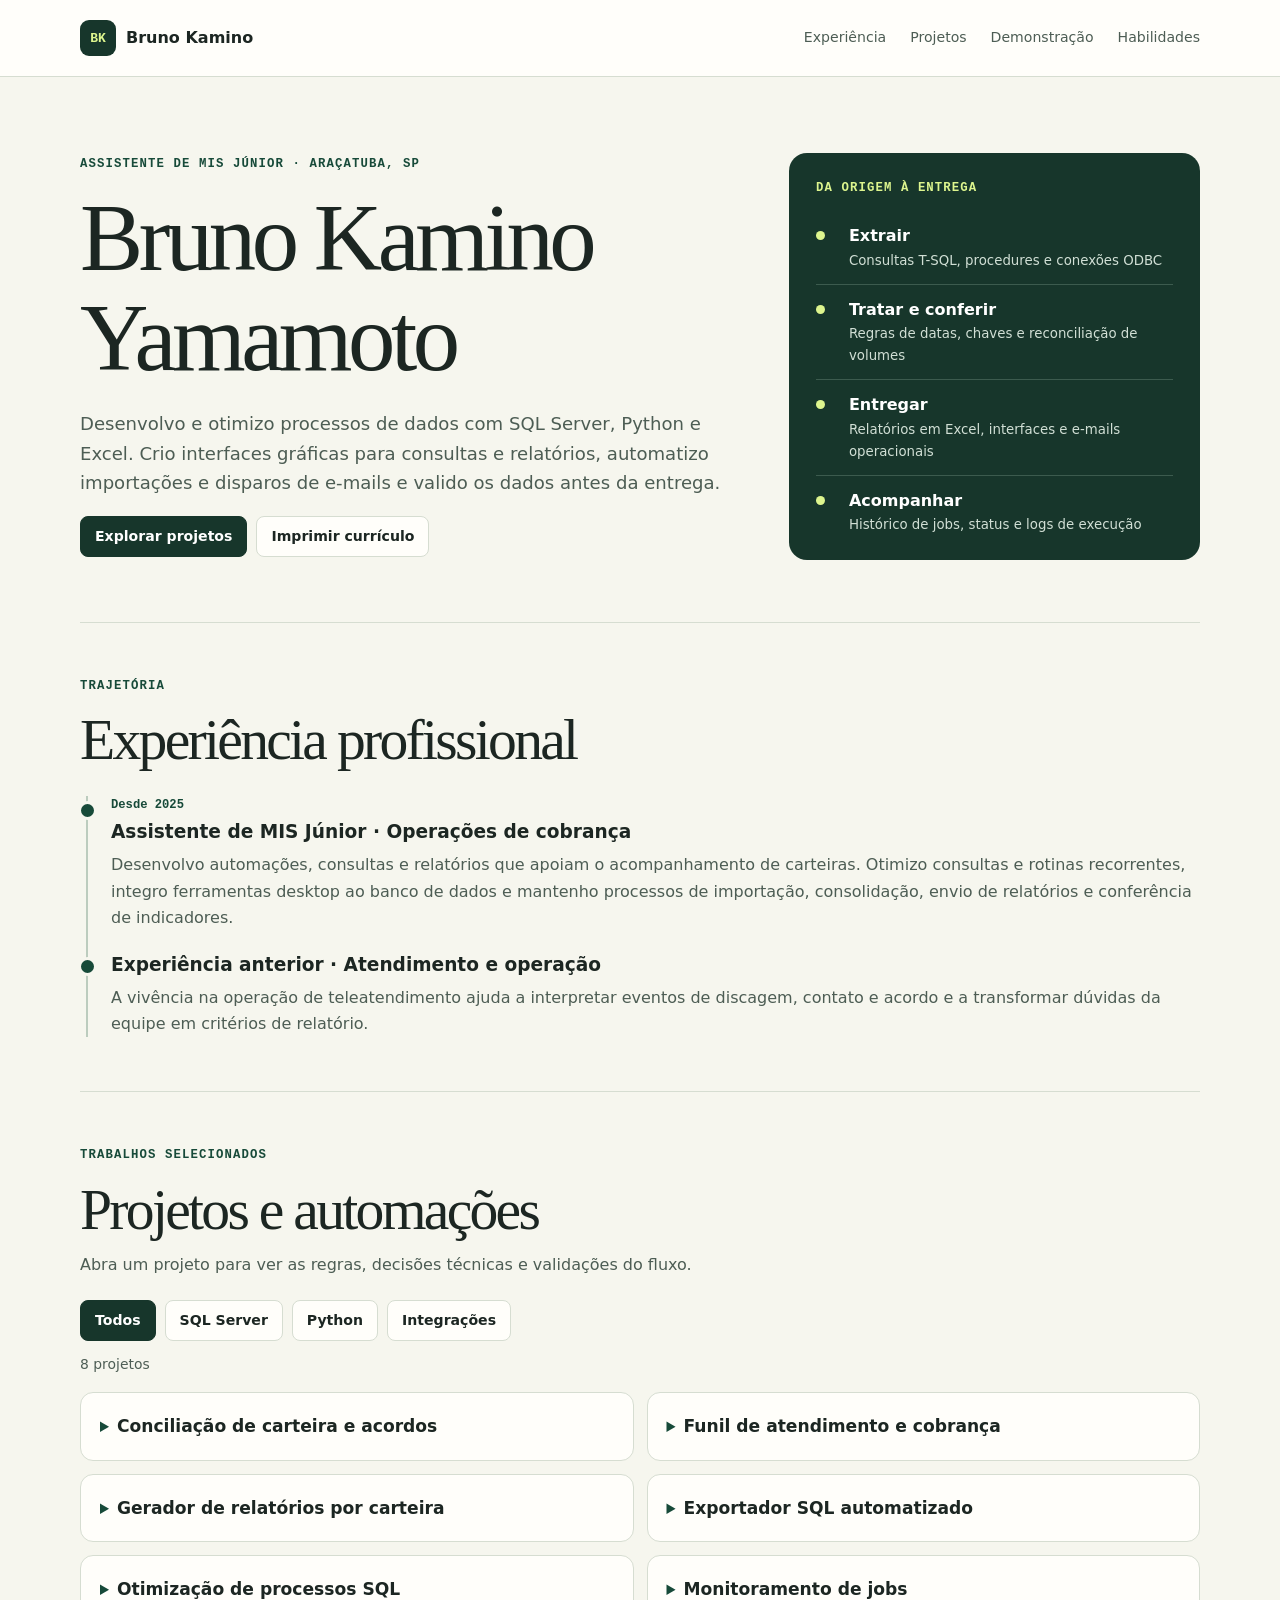
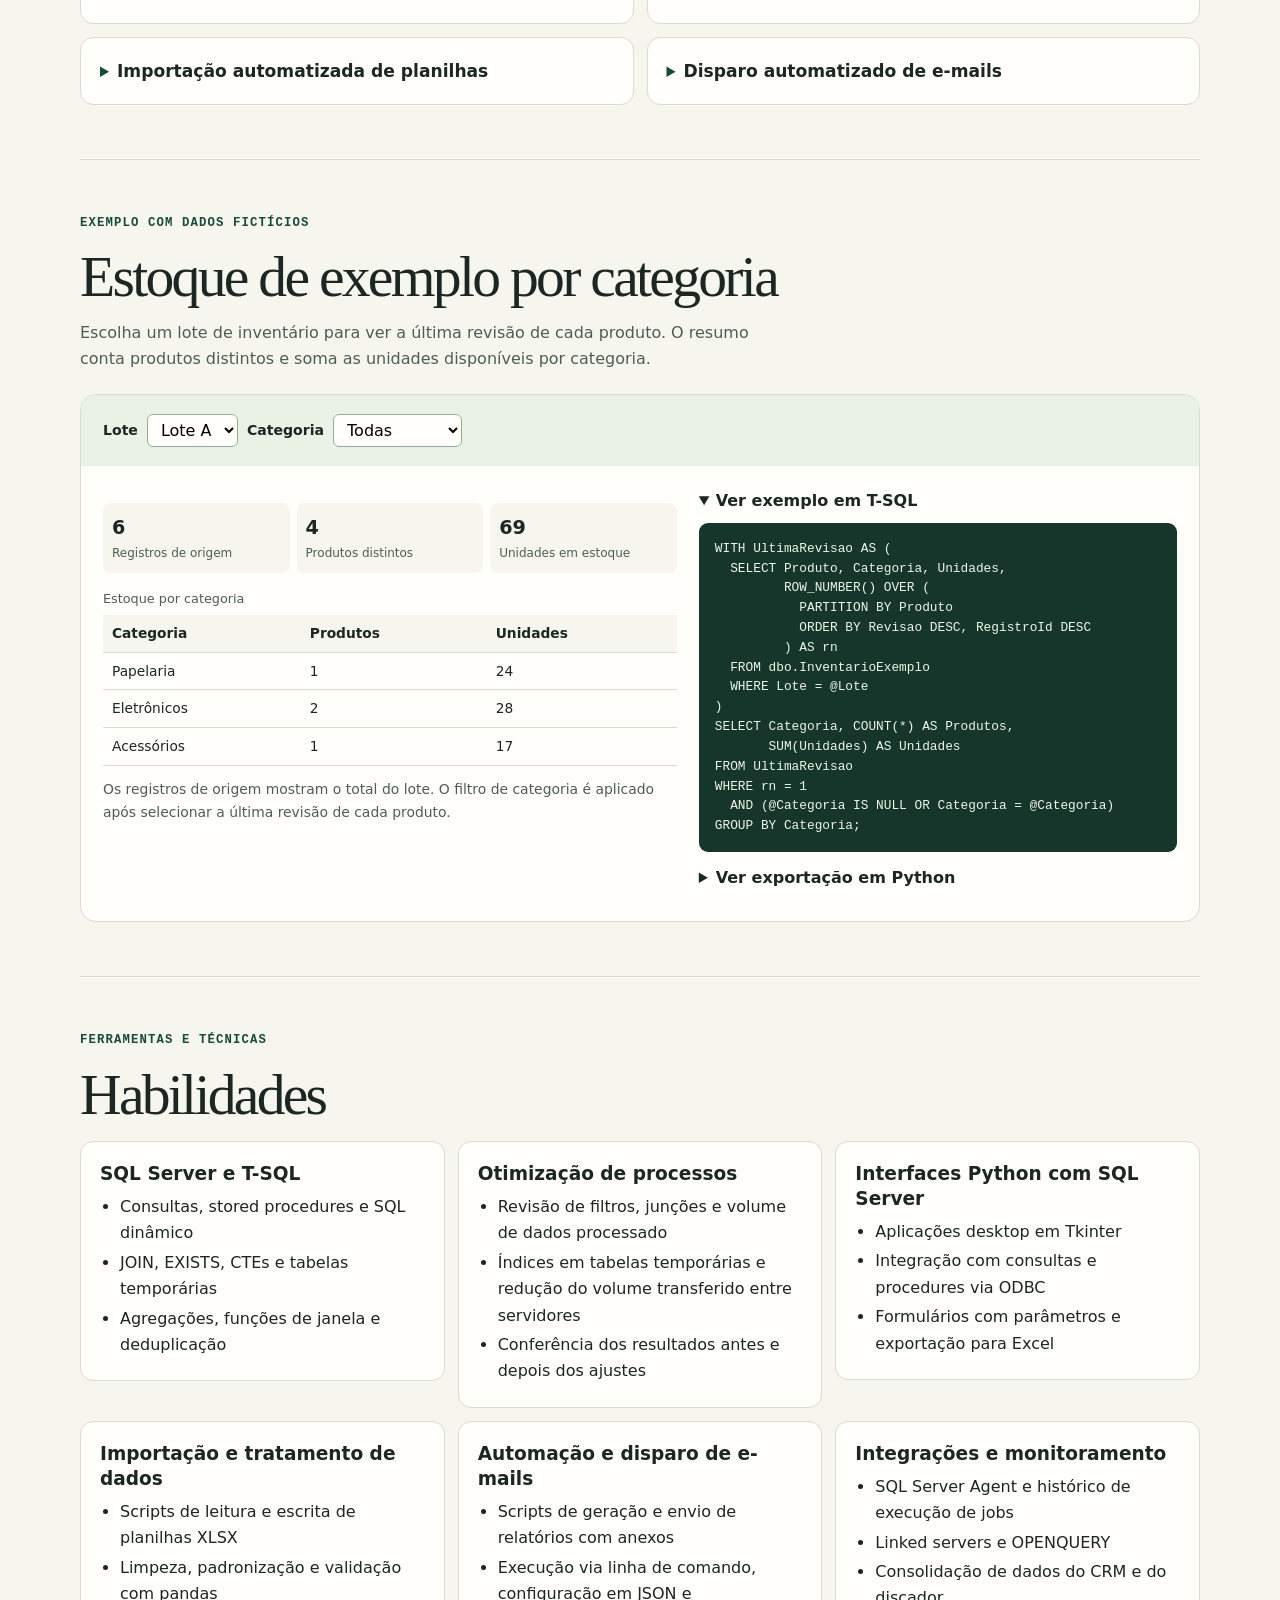
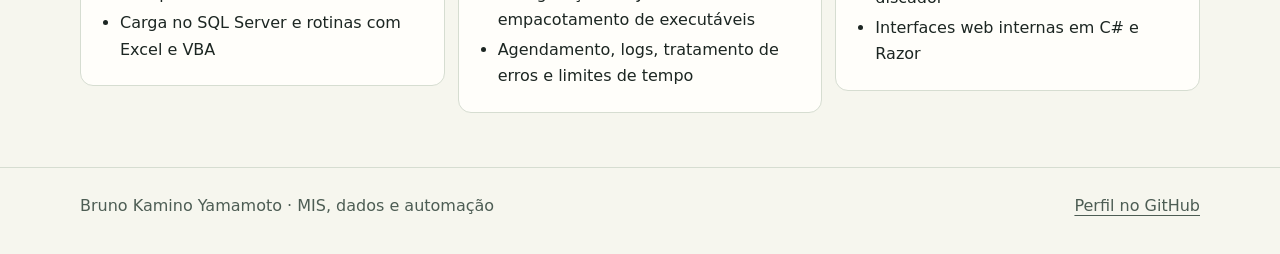
<file: index.html>
<!doctype html>
<html lang="pt-BR">
<head>
<meta charset="utf-8">
<meta name="viewport" content="width=device-width, initial-scale=1">
<meta name="description" content="Currículo e portfólio de Bruno Kamino Yamamoto, Assistente de MIS Júnior com foco em SQL Server, Python e automação de dados.">
<title>Bruno Kamino Yamamoto | MIS &amp; Dados</title>
<style>
:root{color-scheme:light;--ink:#1c2622;--muted:#4d5d54;--paper:#f6f6ee;--white:#fffefa;--line:#d6ddd1;--green:#174a39;--lime:#ddf58e;--dark:#17362b;--mono:ui-monospace,SFMono-Regular,Consolas,monospace}
*{box-sizing:border-box}
html{scroll-behavior:smooth}
body{margin:0;background:var(--paper);color:var(--ink);font:16px/1.65 system-ui,sans-serif}
a{color:inherit;text-underline-offset:4px}
button{font:inherit;cursor:pointer}
:focus-visible{outline:3px solid #b05a28;outline-offset:4px}
.wrap{width:min(1120px,calc(100% - 48px));margin-inline:auto}
header{background:var(--white);border-bottom:1px solid var(--line)}
.top{min-height:76px;display:flex;align-items:center;justify-content:space-between;gap:20px}
.brand{text-decoration:none;font-weight:750;display:flex;align-items:center;gap:10px}
.mark{display:grid;place-items:center;background:var(--dark);color:var(--lime);width:36px;height:36px;border-radius:9px;font:700 13px var(--mono)}
nav{display:flex;gap:24px;flex-wrap:wrap;font-size:.88rem}
nav a{text-decoration:none;color:var(--muted)}
nav a:hover{text-decoration:underline}
.hero{padding-block:76px 62px;display:grid;grid-template-columns:1.35fr .85fr;align-items:center;gap:56px}
.eyebrow{font:700 .77rem/1.5 var(--mono);letter-spacing:.09em;text-transform:uppercase;color:var(--green);margin:0 0 14px}
h1,h2,h3,p{margin-top:0}
h1,h2{font-family:Georgia,serif;font-weight:500;line-height:1.06;letter-spacing:-.047em}
h1{font-size:clamp(3.25rem,7.4vw,6.15rem);margin-bottom:20px}
h2{font-size:clamp(2.25rem,4.5vw,3.75rem);margin-bottom:12px}
h3{font-size:1.16rem;line-height:1.35;margin-bottom:8px}
.lead{font-size:1.13rem;max-width:56ch;color:var(--muted)}
.actions,.filters,.controls{display:flex;flex-wrap:wrap;gap:9px;align-items:center}
.action,.filter{border:1px solid var(--line);background:var(--white);color:var(--ink);border-radius:8px;padding:8px 14px;text-decoration:none;font-size:.88rem;font-weight:650}
.action.primary,.filter[aria-pressed=true]{background:var(--dark);border-color:var(--dark);color:#fff}
.action:hover,.filter:hover{border-color:var(--green)}
.pipeline{background:var(--dark);color:white;border-radius:18px;padding:26px 27px 24px}
.pipeline .eyebrow{color:var(--lime)}
.pipeline ol{list-style:none;padding:0;margin:0}
.pipeline li{display:grid;grid-template-columns:20px 1fr;gap:13px;position:relative;padding:12px 0;border-bottom:1px solid #3c5b4e}
.pipeline li:last-child{border-bottom:0;padding-bottom:0}
.dot{height:9px;width:9px;margin-top:8px;background:var(--lime);border-radius:50%}
.pipeline strong,.pipeline small{display:block}
.pipeline small{color:#d1dfd5}
section{padding-block:54px;border-top:1px solid var(--line);scroll-margin:16px}
.section-intro{color:var(--muted);max-width:70ch;margin-bottom:22px}
.timeline{border-left:2px solid #bcccbe;margin:26px 0 0 6px;padding-left:23px;display:grid;gap:20px}
.timeline article{position:relative}
.timeline article::before{content:"";position:absolute;background:var(--green);border:3px solid var(--paper);border-radius:50%;width:13px;height:13px;left:-33px;top:5px}
.timeline p{margin-bottom:0;color:var(--muted)}
.timeline .date{font:700 .76rem/1.55 var(--mono);color:var(--green);display:block;margin-bottom:4px}
.grid{display:grid;grid-template-columns:repeat(2,minmax(0,1fr));gap:13px;margin-top:16px;align-items:start}
.card{background:var(--white);border:1px solid var(--line);border-radius:13px;padding:19px}
.card summary{cursor:pointer}
.card summary::marker{color:var(--green)}
.card summary strong{font-size:1.07rem}
.card p{color:var(--muted);margin:9px 0}
.card ul{padding-left:20px;margin:8px 0 0}
.tags{display:flex;gap:6px;flex-wrap:wrap;margin-top:12px}
.tag{background:#e9efe5;color:#254737;border-radius:5px;padding:2px 7px;font:650 .77rem/1.65 var(--mono)}
.demo{border:1px solid var(--line);border-radius:16px;background:var(--white);overflow:hidden}
.demo-head{padding:19px 22px;background:#eaf1e5}
.demo-body{display:grid;grid-template-columns:1.2fr 1fr;gap:22px;padding:22px}
label{font-size:.88rem;font-weight:650}
select{max-width:100%;font:inherit;background:var(--white);border:1px solid #9aab9c;border-radius:6px;padding:5px 9px}
.metrics{display:grid;grid-template-columns:repeat(3,minmax(0,1fr));gap:7px;margin:15px 0}
.metric{background:var(--paper);padding:9px;border-radius:8px;min-width:0}
.metric strong,.metric span{display:block}
.metric strong{font-size:clamp(.92rem,2.2vw,1.2rem);overflow-wrap:anywhere}
.metric span{font-size:.75rem;color:var(--muted)}
.table-wrap{overflow:auto}
table{border-collapse:collapse;width:100%;text-align:left;font-size:.86rem;white-space:nowrap}
th,td{padding:7px 9px;border-bottom:1px solid var(--line)}
th{background:var(--paper)}
caption{text-align:left;font-size:.8rem;margin-bottom:6px;color:var(--muted)}
.code{min-width:0}
pre{margin:0;padding:16px;background:var(--dark);color:#edf6e9;border-radius:9px;overflow:auto;font:.8rem/1.55 var(--mono);tab-size:2}
.code + .code{margin-top:13px}
.code summary{cursor:pointer;font-weight:700;margin-bottom:8px}
.note{color:var(--muted);font-size:.87rem;margin:12px 0 0}
.skills{grid-template-columns:repeat(3,minmax(0,1fr))}
.skills li{margin-block:3px}
footer{border-top:1px solid var(--line);padding-block:25px 35px;color:var(--muted)}
footer .wrap{display:flex;justify-content:space-between;gap:12px;flex-wrap:wrap}
[hidden]{display:none!important}
@media(max-width:800px){.hero{gap:24px;padding-block:46px;grid-template-columns:1fr}.demo-body{grid-template-columns:1fr}.skills{grid-template-columns:1fr 1fr}}
@media(max-width:520px){.wrap{width:calc(100% - 30px)}.top{align-items:flex-start;flex-direction:column;gap:10px;padding-block:12px}nav{gap:13px}.hero{padding-block:34px}section{padding-block:36px}.grid,.skills{grid-template-columns:1fr}.demo-head,.demo-body{padding:13px}}
@media(prefers-reduced-motion:reduce){html{scroll-behavior:auto}}
@media print{body,header{background:white;color:black}header,.actions,.filters,#exemplo,footer,.pipeline{display:none}.wrap{width:auto}.hero{display:block;padding:0 0 18px}h1{font-size:34pt}h2{font-size:23pt}section{padding-block:14px}.grid{gap:7px}.card{break-inside:avoid;padding:9px}details[hidden]{display:block!important}details::details-content{content-visibility:visible!important}}
</style>
</head>
<body id="topo">
<header>
  <div class="wrap top">
    <a class="brand" href="#topo"><span class="mark" aria-hidden="true">BK</span> Bruno Kamino</a>
    <nav aria-label="Seções do currículo">
      <a href="#experiencia">Experiência</a><a href="#projetos">Projetos</a><a href="#exemplo">Demonstração</a><a href="#habilidades">Habilidades</a>
    </nav>
  </div>
</header>
<main class="wrap">
  <div class="hero">
    <div>
      <p class="eyebrow">Assistente de MIS Júnior · Araçatuba, SP</p>
      <h1>Bruno Kamino Yamamoto</h1>
      <p class="lead">Desenvolvo e otimizo processos de dados com SQL Server, Python e Excel. Crio interfaces gráficas para consultas e relatórios, automatizo importações e disparos de e-mails e valido os dados antes da entrega.</p>
      <div class="actions">
        <a class="action primary" href="#projetos">Explorar projetos</a>
        <button class="action" type="button" id="print">Imprimir currículo</button>
      </div>
    </div>
    <aside class="pipeline" aria-label="Etapas de trabalho com dados">
      <p class="eyebrow">Da origem à entrega</p>
      <ol>
        <li><span class="dot"></span><div><strong>Extrair</strong><small>Consultas T-SQL, procedures e conexões ODBC</small></div></li>
        <li><span class="dot"></span><div><strong>Tratar e conferir</strong><small>Regras de datas, chaves e reconciliação de volumes</small></div></li>
        <li><span class="dot"></span><div><strong>Entregar</strong><small>Relatórios em Excel, interfaces e e-mails operacionais</small></div></li>
        <li><span class="dot"></span><div><strong>Acompanhar</strong><small>Histórico de jobs, status e logs de execução</small></div></li>
      </ol>
    </aside>
  </div>

  <section id="experiencia">
    <p class="eyebrow">Trajetória</p>
    <h2>Experiência profissional</h2>
    <div class="timeline">
      <article><span class="date">Desde 2025</span><h3>Assistente de MIS Júnior · Operações de cobrança</h3>
        <p>Desenvolvo automações, consultas e relatórios que apoiam o acompanhamento de carteiras. Otimizo consultas e rotinas recorrentes, integro ferramentas desktop ao banco de dados e mantenho processos de importação, consolidação, envio de relatórios e conferência de indicadores.</p>
      </article>
      <article><h3>Experiência anterior · Atendimento e operação</h3>
        <p>A vivência na operação de teleatendimento ajuda a interpretar eventos de discagem, contato e acordo e a transformar dúvidas da equipe em critérios de relatório.</p>
      </article>
    </div>
  </section>

  <section id="projetos">
    <p class="eyebrow">Trabalhos selecionados</p>
    <h2>Projetos e automações</h2>
    <p class="section-intro">Abra um projeto para ver as regras, decisões técnicas e validações do fluxo.</p>
    <div class="filters" role="group" aria-label="Filtrar projetos por tecnologia">
      <button class="filter" type="button" data-filter="todos" aria-pressed="true">Todos</button>
      <button class="filter" type="button" data-filter="sql" aria-pressed="false">SQL Server</button>
      <button class="filter" type="button" data-filter="python" aria-pressed="false">Python</button>
      <button class="filter" type="button" data-filter="integracao" aria-pressed="false">Integrações</button>
    </div>
    <p class="note" id="project-count" role="status">8 projetos</p>
    <div class="grid">
      <details class="card project" data-tech="sql integracao">
        <summary><strong>Conciliação de carteira e acordos</strong></summary>
        <p>Criei consultas para acompanhar estoque, entradas e saídas e cruzar os títulos com pagamentos e renegociações.</p>
        <ul><li>Modelei critérios de processamento de acordo com o tipo de movimentação.</li><li>Conferi divergências entre os registros detalhados e os totais consolidados.</li></ul>
        <div class="tags"><span class="tag">T-SQL</span><span class="tag">EXISTS</span><span class="tag">Validação</span></div>
      </details>
      <details class="card project" data-tech="sql">
        <summary><strong>Funil de atendimento e cobrança</strong></summary>
        <p>Estruturei relatórios de discagens, atendimento, contato com a pessoa certa (CPC) e acordos.</p>
        <ul><li>Padronizei eventos do discador e do CRM para consolidar volumes por período e carteira.</li><li>Revisei regras de contagem e duplicidades para conferir as etapas do funil.</li></ul>
        <div class="tags"><span class="tag">Agregações</span><span class="tag">CRM</span><span class="tag">Indicadores</span></div>
      </details>
      <details class="card project" data-tech="sql python integracao">
        <summary><strong>Gerador de relatórios por carteira</strong></summary>
        <p>Desenvolvi uma ferramenta para parametrizar consultas por datas e carteira e exportar os resultados em Excel.</p>
        <ul><li>Integrei uma interface Tkinter a uma stored procedure via ODBC.</li><li>Trabalhei em uma versão web interna com C# e Razor para o fluxo de geração de relatórios.</li></ul>
        <div class="tags"><span class="tag">Python</span><span class="tag">Tkinter</span><span class="tag">XLSX</span><span class="tag">C# / Razor</span></div>
      </details>
      <details class="card project" data-tech="sql python integracao">
        <summary><strong>Exportador SQL automatizado</strong></summary>
        <p>Desenvolvi um exportador em Python com execução interativa e automática para gerar planilhas a partir do SQL Server.</p>
        <ul><li>Separei a configuração da consulta, detectei drivers ODBC compatíveis e preparei o empacotamento como executável.</li><li>Implementei registro por execução e limite de tempo para rotinas agendadas.</li></ul>
        <div class="tags"><span class="tag">ODBC</span><span class="tag">JSON</span><span class="tag">Logs</span><span class="tag">SQL Server Agent</span></div>
      </details>
      <details class="card project" data-tech="sql">
        <summary><strong>Otimização de processos SQL</strong></summary>
        <p>Revisei consultas e rotinas de processamento histórico para reduzir o volume de dados lido e transferido entre servidores.</p>
        <ul><li>Usei filtros por intervalo, tabelas temporárias, índices temporários e consultas remotas com OPENQUERY.</li><li>Preservei as regras de negócio e a estrutura dos relatórios e comparei as saídas com os resultados de referência.</li></ul>
        <div class="tags"><span class="tag">SQL dinâmico</span><span class="tag">OPENQUERY</span><span class="tag">Tabelas temporárias</span></div>
      </details>
      <details class="card project" data-tech="sql integracao">
        <summary><strong>Monitoramento de jobs</strong></summary>
        <p>Criei uma consulta para acompanhar rotinas agendadas pelo histórico do SQL Server Agent.</p>
        <ul><li>Identifiquei a última execução e diferenciei sucesso, falha e outros estados do job.</li><li>Organizei o retorno por data e horário para simplificar a conferência operacional.</li></ul>
        <div class="tags"><span class="tag">SQL Server Agent</span><span class="tag">Histórico</span><span class="tag">Diagnóstico</span></div>
      </details>
      <details class="card project" data-tech="sql python integracao">
        <summary><strong>Importação automatizada de planilhas</strong></summary>
        <p>Criei scripts em Python para ler arquivos Excel, tratar os dados com pandas e carregar os registros no SQL Server.</p>
        <ul><li>Padronizei colunas, tipos e campos vazios antes da carga.</li><li>Incluí conferências para identificar inconsistências de preenchimento e entradas sem registros para importar.</li></ul>
        <div class="tags"><span class="tag">Python</span><span class="tag">pandas</span><span class="tag">Excel</span><span class="tag">SQL Server</span></div>
      </details>
      <details class="card project" data-tech="python integracao">
        <summary><strong>Disparo automatizado de e-mails</strong></summary>
        <p>Desenvolvi e mantive scripts para automatizar o envio de relatórios operacionais por e-mail.</p>
        <ul><li>Organizei o fluxo de preparação dos arquivos, montagem das mensagens e envio.</li><li>Integrei o disparo às rotinas recorrentes de geração e distribuição de relatórios.</li></ul>
        <div class="tags"><span class="tag">Scripts</span><span class="tag">E-mail</span><span class="tag">Relatórios</span></div>
      </details>
    </div>
  </section>

  <section id="exemplo">
    <p class="eyebrow">Exemplo com dados fictícios</p>
    <h2>Estoque de exemplo por categoria</h2>
    <p class="section-intro">Escolha um lote de inventário para ver a última revisão de cada produto. O resumo conta produtos distintos e soma as unidades disponíveis por categoria.</p>
    <div class="demo">
      <div class="demo-head controls">
        <label for="batch">Lote</label>
        <select id="batch"><option value="A">Lote A</option><option value="B">Lote B</option></select>
        <label for="category">Categoria</label>
        <select id="category"><option value="all">Todas</option><option>Papelaria</option><option>Eletrônicos</option><option>Acessórios</option></select>
      </div>
      <div class="demo-body">
        <div>
          <div class="metrics" aria-live="polite" aria-atomic="true">
            <div class="metric"><strong id="metric-rows">—</strong><span>Registros de origem</span></div>
            <div class="metric"><strong id="metric-products">—</strong><span>Produtos distintos</span></div>
            <div class="metric"><strong id="metric-units">—</strong><span>Unidades em estoque</span></div>
          </div>
          <div class="table-wrap">
            <table><caption>Estoque por categoria</caption><thead><tr><th scope="col">Categoria</th><th scope="col">Produtos</th><th scope="col">Unidades</th></tr></thead><tbody id="report"></tbody></table>
          </div>
          <p class="note">Os registros de origem mostram o total do lote. O filtro de categoria é aplicado após selecionar a última revisão de cada produto.</p>
        </div>
        <div>
        <details class="code" open>
          <summary>Ver exemplo em T-SQL</summary>
<pre><code>WITH UltimaRevisao AS (
  SELECT Produto, Categoria, Unidades,
         ROW_NUMBER() OVER (
           PARTITION BY Produto
           ORDER BY Revisao DESC, RegistroId DESC
         ) AS rn
  FROM dbo.InventarioExemplo
  WHERE Lote = @Lote
)
SELECT Categoria, COUNT(*) AS Produtos,
       SUM(Unidades) AS Unidades
FROM UltimaRevisao
WHERE rn = 1
  AND (@Categoria IS NULL OR Categoria = @Categoria)
GROUP BY Categoria;</code></pre>
        </details>
        <details class="code">
          <summary>Ver exportação em Python</summary>
<pre><code>from pathlib import Path

import pandas as pd

# Resultado fictício da consulta para o Lote A.
resumo = pd.DataFrame({
    "Categoria": ["Papelaria", "Eletrônicos", "Acessórios"],
    "Produtos": [1, 2, 1],
    "Unidades": [24, 28, 17],
})

if resumo["Categoria"].duplicated().any():
    raise ValueError("Categoria duplicada no resumo")

resumo.to_excel(
    Path("inventario_exemplo.xlsx"),
    sheet_name="Resumo", index=False,
)</code></pre>
          <p class="note">Exemplo reproduzível com pandas e openpyxl.</p>
        </details>
        </div>
      </div>
    </div>
  </section>

  <section id="habilidades">
    <p class="eyebrow">Ferramentas e técnicas</p>
    <h2>Habilidades</h2>
    <div class="grid skills">
      <article class="card"><h3>SQL Server e T-SQL</h3><ul><li>Consultas, stored procedures e SQL dinâmico</li><li>JOIN, EXISTS, CTEs e tabelas temporárias</li><li>Agregações, funções de janela e deduplicação</li></ul></article>
      <article class="card"><h3>Otimização de processos</h3><ul><li>Revisão de filtros, junções e volume de dados processado</li><li>Índices em tabelas temporárias e redução do volume transferido entre servidores</li><li>Conferência dos resultados antes e depois dos ajustes</li></ul></article>
      <article class="card"><h3>Interfaces Python com SQL Server</h3><ul><li>Aplicações desktop em Tkinter</li><li>Integração com consultas e procedures via ODBC</li><li>Formulários com parâmetros e exportação para Excel</li></ul></article>
      <article class="card"><h3>Importação e tratamento de dados</h3><ul><li>Scripts de leitura e escrita de planilhas XLSX</li><li>Limpeza, padronização e validação com pandas</li><li>Carga no SQL Server e rotinas com Excel e VBA</li></ul></article>
      <article class="card"><h3>Automação e disparo de e-mails</h3><ul><li>Scripts de geração e envio de relatórios com anexos</li><li>Execução via linha de comando, configuração em JSON e empacotamento de executáveis</li><li>Agendamento, logs, tratamento de erros e limites de tempo</li></ul></article>
      <article class="card"><h3>Integrações e monitoramento</h3><ul><li>SQL Server Agent e histórico de execução de jobs</li><li>Linked servers e OPENQUERY</li><li>Consolidação de dados do CRM e do discador</li><li>Interfaces web internas em C# e Razor</li></ul></article>
    </div>
  </section>
</main>
<footer><div class="wrap"><span>Bruno Kamino Yamamoto · MIS, dados e automação</span><a href="https://github.com/brunokamino">Perfil no GitHub</a></div></footer>
<script>
const filters = document.querySelectorAll('[data-filter]');
const projects = [...document.querySelectorAll('.project')];
const projectCount = document.querySelector('#project-count');

for (const button of filters) {
  button.addEventListener('click', () => {
    const category = button.dataset.filter;
    for (const filter of filters) {
      filter.setAttribute('aria-pressed', String(filter === button));
    }
    for (const project of projects) {
      project.hidden = category !== 'todos' && !project.dataset.tech.split(' ').includes(category);
    }
    const count = projects.filter(project => !project.hidden).length;
    projectCount.textContent = count === 1 ? '1 projeto' : count + ' projetos';
  });
}

const batch = document.querySelector('#batch');
const category = document.querySelector('#category');
const report = document.querySelector('#report');
const categories = ['Papelaria', 'Eletrônicos', 'Acessórios'];
// Lote, revisão, ID do registro, produto, categoria e unidades.
const records = [
  ['A', 1, 1, 'P01', 0, 32], ['A', 2, 2, 'P01', 1, 18],
  ['A', 1, 3, 'P02', 0, 24], ['A', 1, 4, 'P03', 2, 19],
  ['A', 1, 5, 'P03', 2, 17], ['A', 1, 6, 'P04', 1, 10],
  ['B', 1, 7, 'P01', 1, 15], ['B', 2, 8, 'P01', 2, 12],
  ['B', 1, 9, 'P04', 1, 14], ['B', 1, 10, 'P05', 0, 26],
  ['B', 1, 11, 'P06', 0, 16], ['B', 2, 12, 'P06', 1, 21],
  ['B', 1, 13, 'P07', 2, 37]
];

function summarize(selectedBatch, selectedCategory) {
  const source = records.filter(([lot]) => lot === selectedBatch);
  source.sort((a, b) => b[1] - a[1] || b[2] - a[2]);

  const latest = new Map();
  for (const row of source) {
    const product = row[3];
    if (!latest.has(product)) latest.set(product, row);
  }

  const groups = categories.map(label => ({label, products: 0, units: 0}));
  for (const [, , , , index, units] of latest.values()) {
    groups[index].products++;
    groups[index].units += units;
  }
  const visible = groups.filter(group => selectedCategory === 'all' || group.label === selectedCategory);
  return {sourceSize: source.length, groups: visible};
}

function renderReport() {
  const {sourceSize, groups} = summarize(batch.value, category.value);
  const products = groups.reduce((total, group) => total + group.products, 0);
  const units = groups.reduce((total, group) => total + group.units, 0);
  document.querySelector('#metric-rows').textContent = sourceSize;
  document.querySelector('#metric-products').textContent = products;
  document.querySelector('#metric-units').textContent = units;
  report.replaceChildren();
  for (const group of groups) {
    const row = report.insertRow();
    for (const value of [group.label, group.products, group.units]) {
      row.insertCell().textContent = value;
    }
  }
}

batch.addEventListener('change', renderReport);
category.addEventListener('change', renderReport);
renderReport();

const printState = new Map();
window.addEventListener('beforeprint', () => {
  for (const project of projects) {
    printState.set(project, {open: project.open, hidden: project.hidden});
    project.open = true;
    project.hidden = false;
  }
});
window.addEventListener('afterprint', () => {
  for (const [project, state] of printState) Object.assign(project, state);
  printState.clear();
});
document.querySelector('#print').addEventListener('click', () => window.print());
</script>
</body>
</html>
</file>
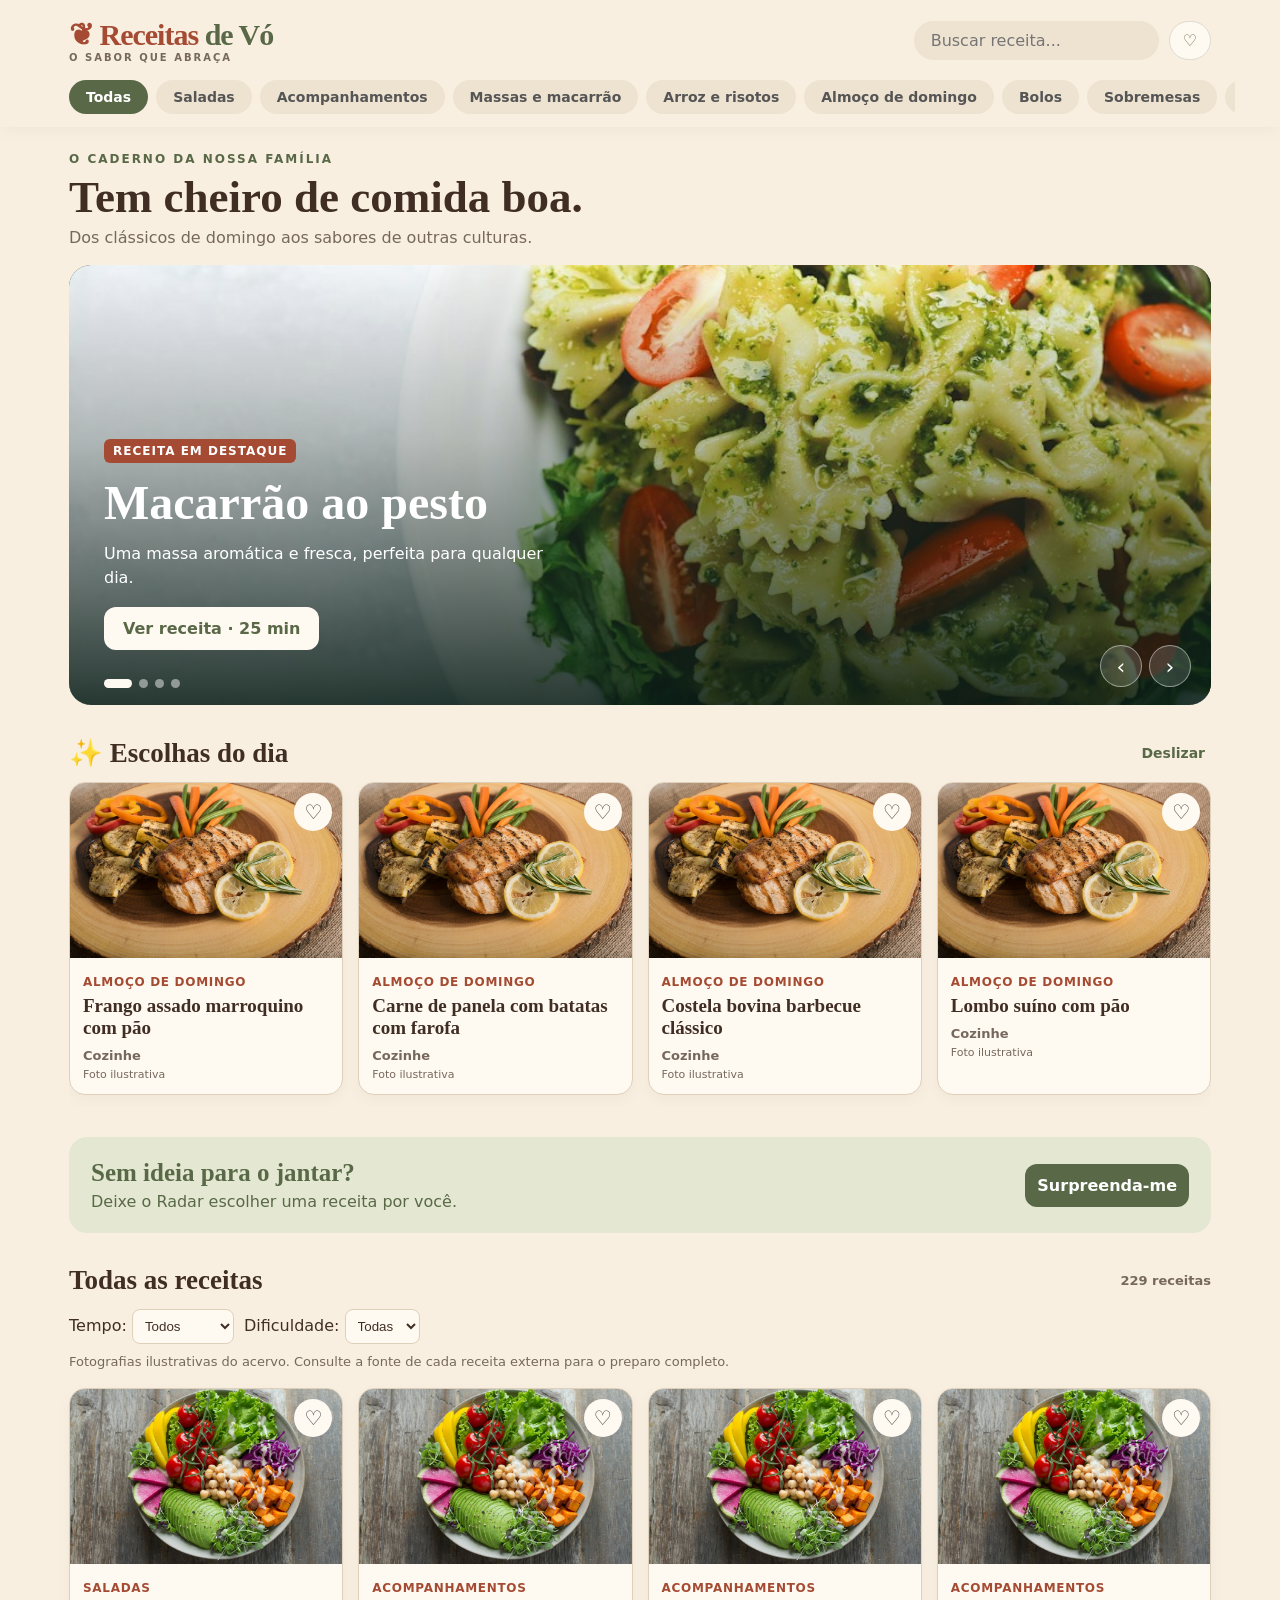
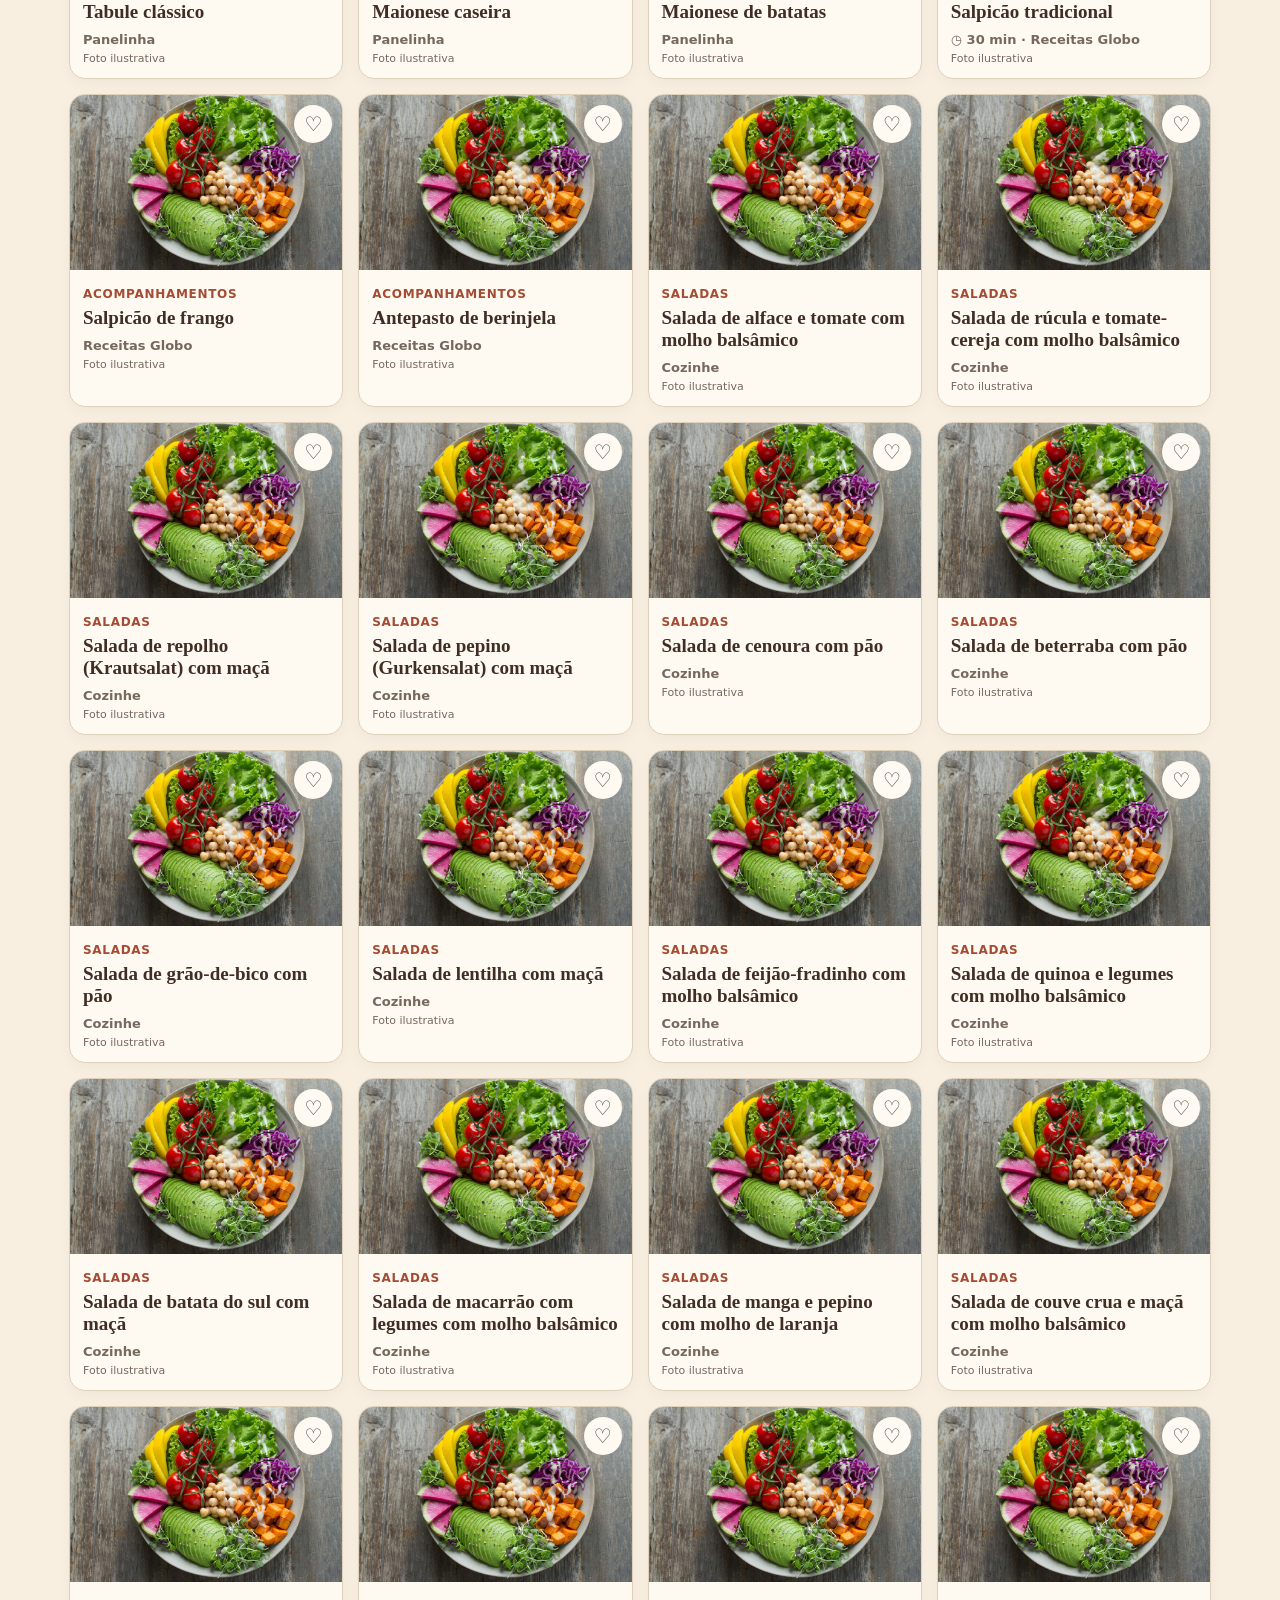
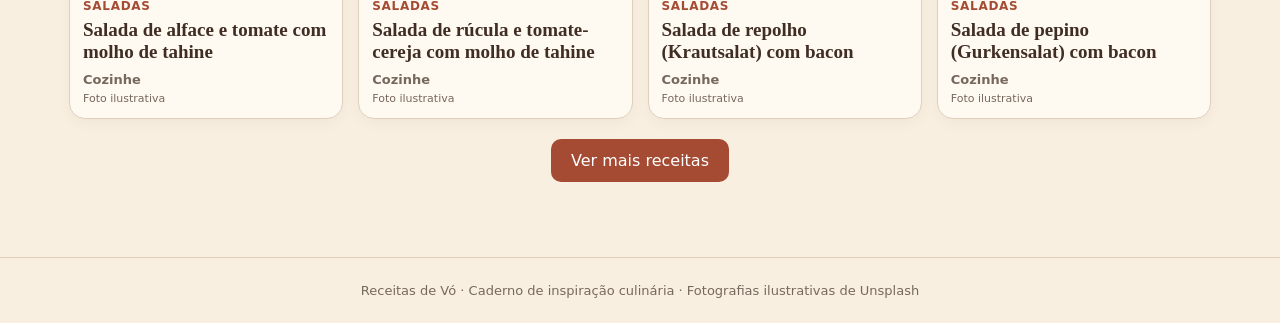
<file: Receitas-de-Vo/index.html>
<!doctype html><html lang="pt-BR"><head><meta charset="utf-8"><meta name="viewport" content="width=device-width,initial-scale=1"><title>Receitas de Vó — Caderno de sabores</title><meta name="description" content="Receitas deliciosas, rápidas e econômicas para todos os dias."><link rel="stylesheet" href="estilo.css"></head><body><header><div class="mast"><div class="logo">❦ Receitas <span>de Vó</span><small>O sabor que abraça</small></div><div class="search"><input id="query" type="search" placeholder="Buscar receita..." aria-label="Buscar receita"><button class="icon" id="fav" aria-label="Ver favoritos">♡</button></div></div><nav class="nav" id="nav"></nav></header><main><div class="intro"><div><div class="eyebrow">O caderno da nossa família</div><h1>Tem cheiro de comida boa.</h1><p>Dos clássicos de domingo aos sabores de outras culturas.</p></div></div><section id="hero" class="hero" aria-label="Receitas em destaque"><div id="slides"></div><div class="dots" id="dots"></div><div class="controls"><button id="prev" aria-label="Anterior">‹</button><button id="next" aria-label="Próxima">›</button></div></section><div id="highlights"><div class="sectionhead"><h2>✨ Escolhas do dia</h2><button onclick="document.querySelector('#row').scrollBy({left:290,behavior:'smooth'})">Deslizar</button></div><div class="row" id="row"></div><div class="banner"><div><h2>Sem ideia para o jantar?</h2><p>Deixe o Radar escolher uma receita por você.</p></div><button id="surprise">Surpreenda-me</button></div></div><div class="sectionhead"><h2 id="listTitle">Todas as receitas</h2><span id="count" class="meta"></span></div><div class="filters"><label>Tempo: <select id="time"><option value="">Todos</option><option value="30">Até 30 min</option><option value="60">Até 1 hora</option></select></label><label>Dificuldade: <select id="difficulty"><option value="">Todas</option><option>Fácil</option><option>Média</option><option>Difícil</option></select></label></div><p class="note">Fotografias ilustrativas do acervo. Consulte a fonte de cada receita externa para o preparo completo.</p><section class="grid" id="grid"></section><button class="loadmore" id="more">Ver mais receitas</button></main><footer>Receitas de Vó · Caderno de inspiração culinária · Fotografias ilustrativas de Unsplash</footer><dialog id="modal"><button class="close" id="close" aria-label="Fechar">×</button><div id="details"></div></dialog><script src="catalogo.js"></script><script src="receitas-locais.js"></script><script src="app.js"></script></body></html>
</file>
<file: Receitas-de-Vo/estilo.css>
:root{--ink:#402e24;--green:#596947;--orange:#a54b33;--paper:#f8efe0;--muted:#77685d}*{box-sizing:border-box}body{margin:0;background:var(--paper);font:16px system-ui,sans-serif;color:var(--ink)}button,input{font:inherit}button{cursor:pointer}header{position:sticky;top:0;z-index:5;background:var(--paper);box-shadow:0 3px 18px #29241d0a}.mast{max-width:1190px;margin:auto;display:flex;justify-content:space-between;align-items:center;padding:17px 24px;gap:12px}.logo{font-size:27px;letter-spacing:-2px;font-weight:900;color:var(--green);white-space:nowrap}.logo span{color:var(--orange)}.search{display:flex;gap:10px;align-items:center}.search input{background:#eee2d0;border:0;border-radius:30px;padding:10px 17px;width:245px;min-width:0;color:var(--ink)}.icon{border:1px solid #ddd9d1;background:#fffaf1;border-radius:50px;padding:9px 13px;color:var(--green)}.nav{display:flex;overflow:auto;scrollbar-width:none;gap:8px;padding:0 24px 13px;max-width:1190px;margin:auto}.nav button{border:0;border-radius:25px;padding:9px 17px;white-space:nowrap;background:#eee2d0;color:#555;font-size:14px;font-weight:650}.nav button.active{background:var(--green);color:white}main{max-width:1190px;margin:auto;padding:25px 24px 55px}.eyebrow{text-transform:uppercase;letter-spacing:2px;font-size:12px;font-weight:800;color:var(--green)}.intro{display:flex;align-items:end;justify-content:space-between;gap:16px;margin-bottom:18px}.intro h1{font: bold clamp(28px,4vw,45px) Georgia;margin:5px 0}.intro p{color:var(--muted);margin:0}.hero{height:440px;border-radius:22px;position:relative;overflow:hidden;background:#273b2c}.slide{position:absolute;inset:0;background-size:cover;background-position:center;opacity:0;transition:opacity .8s;display:flex;align-items:end;pointer-events:none}.slide.active{opacity:1;pointer-events:auto}.slide:before{content:'';position:absolute;inset:0;background:linear-gradient(0deg,#081b14dc 0%,#09150c44 60%,transparent 100%)}.hero-content{position:relative;padding:32px 35px 55px;color:white;max-width:680px}.badge{display:inline-block;background:var(--orange);border-radius:6px;padding:5px 9px;font-size:12px;font-weight:800;text-transform:uppercase;letter-spacing:1px}.hero h2{font:bold clamp(30px,5vw,48px) Georgia;margin:12px 0}.hero p{line-height:1.5;margin:8px 0 17px;max-width:460px}.cta{border:0;background:#fffaf1;color:var(--green);font-weight:800;padding:12px 19px;border-radius:12px}.dots{position:absolute;bottom:17px;left:35px;z-index:3;display:flex;gap:7px}.dot{width:9px;height:9px;border:0;background:#fff7;border-radius:12px;padding:0}.dot.active{width:28px;background:#fffaf1}.controls{position:absolute;right:20px;bottom:18px;z-index:3;display:flex;gap:7px}.controls button{border:1px solid #fff7;background:#ffffff24;color:white;border-radius:40px;width:42px;height:42px;font-size:22px}.sectionhead{display:flex;justify-content:space-between;align-items:center;margin:32px 0 13px;gap:12px}.sectionhead h2{font:bold 27px Georgia;margin:0}.sectionhead button{border:0;background:none;color:var(--green);font-weight:750;font-size:14px}.row{display:grid;grid-auto-flow:column;grid-auto-columns:calc((100% - 45px)/4);gap:15px;overflow-x:auto;scroll-snap-type:x mandatory;padding:0 0 12px;scrollbar-width:thin;scrollbar-color:#dad8cf transparent}.card{position:relative;border:1px solid #dfd0bc;border-radius:16px;overflow:hidden;background:#fffaf1;scroll-snap-align:start;box-shadow:0 5px 15px #30251709;cursor:pointer}.card img{width:100%;height:175px;object-fit:cover;background:#e8d9bc;display:block}.heart{position:absolute;right:10px;top:10px;border:0;background:#fffaf1;color:#444;border-radius:50%;width:38px;height:38px;font-size:20px}.heart.saved{color:#e25e4d}.card .body{padding:13px}.card h3{margin:5px 0 9px;font-size:18px;line-height:1.25}.tag{color:var(--orange);font-size:12px;letter-spacing:.7px;font-weight:800;text-transform:uppercase}.meta{display:flex;gap:12px;flex-wrap:wrap;color:var(--muted);font-size:13px;font-weight:600}.grid{display:grid;grid-template-columns:repeat(4,minmax(0,1fr));gap:15px}.banner{padding:22px;border-radius:18px;background:#e4e8d2;margin-top:30px;color:var(--green);display:flex;justify-content:space-between;align-items:center;gap:14px}.banner h2{font: bold 25px Georgia;margin:0 0 5px}.banner p{margin:0}.banner button{border:0;border-radius:12px;padding:12px;background:var(--green);color:white;font-weight:bold}.empty{grid-column:1/-1;padding:30px;text-align:center;color:var(--muted)}footer{text-align:center;border-top:1px solid #dfd0bc;padding:25px;color:var(--muted);font-size:13px}dialog{border:0;border-radius:20px;padding:0;width:min(670px,95vw);max-height:90vh;overflow:auto;color:var(--ink);background:var(--paper)}dialog::backdrop{background:#18241ac0;backdrop-filter:blur(4px)}.modalphoto{width:100%;height:245px;object-fit:cover}.detail{padding:24px}.detail h2{font:bold 32px Georgia;margin:8px 0}.detail h3{font-size:20px}.detail li{margin:9px 0}.close{position:absolute;top:12px;right:12px;border:0;border-radius:50%;width:43px;height:43px;background:#fffaf1;font-size:24px}.portion{display:flex;align-items:center;gap:12px;margin:15px 0}.portion button{border:1px solid #ddd;background:#fffaf1;border-radius:9px;padding:5px 14px}.ingredient{text-decoration:none}.ingredient input:checked+span{text-decoration:line-through;color:#999}.ingredient input{accent-color:var(--green)}@media(max-width:700px){.mast{padding:13px 14px;flex-wrap:wrap}.logo{font-size:25px}.search{flex:1;justify-content:end}.search input{width:min(34vw,160px);font-size:14px;padding:10px}.nav{padding:0 14px 11px}.nav button{padding:8px 13px}main{padding:19px 14px 35px}.intro{display:block}.intro p{font-size:14px}.hero{height:400px;border-radius:17px}.hero-content{padding:24px 20px 65px}.dots{left:20px}.hero p{font-size:14px}.row{grid-auto-columns:73%;gap:12px}.grid{grid-template-columns:repeat(2,minmax(0,1fr));gap:10px}.card img{height:140px}.row .card img{height:190px}.card .body{padding:11px}.card h3{font-size:16px}.sectionhead h2{font-size:23px}.meta{font-size:12px;gap:6px}.banner{padding:16px}.banner h2{font-size:21px}.modalphoto{height:205px}}

.logo{font:bold 30px Georgia;letter-spacing:-1px;color:var(--orange)}.logo span{color:var(--green)}.logo small{display:block;font:600 10px system-ui;letter-spacing:2px;color:var(--muted);text-transform:uppercase}.card h3{font:bold 19px Georgia}.source{display:inline-block;background:var(--green);color:white;padding:12px 16px;border-radius:9px;font-weight:700;text-decoration:none}.note{font-size:13px;color:var(--muted);margin:8px 0 19px}.filters{display:flex;flex-wrap:wrap;gap:10px;margin:10px 0;align-items:center}.filters select{border:1px solid #dfd0bc;background:#fffaf1;padding:8px;border-radius:8px;color:var(--ink)}.loadmore{display:block;margin:20px auto;background:var(--orange);color:white;border:0;border-radius:10px;padding:12px 20px}.loadmore[hidden],[hidden]{display:none!important}.photoLabel{font-size:11px;color:var(--muted);display:block;margin-top:5px}@media(max-width:700px){.logo{font-size:23px}.logo small{font-size:9px}.card h3{font-size:17px}}
</file>
